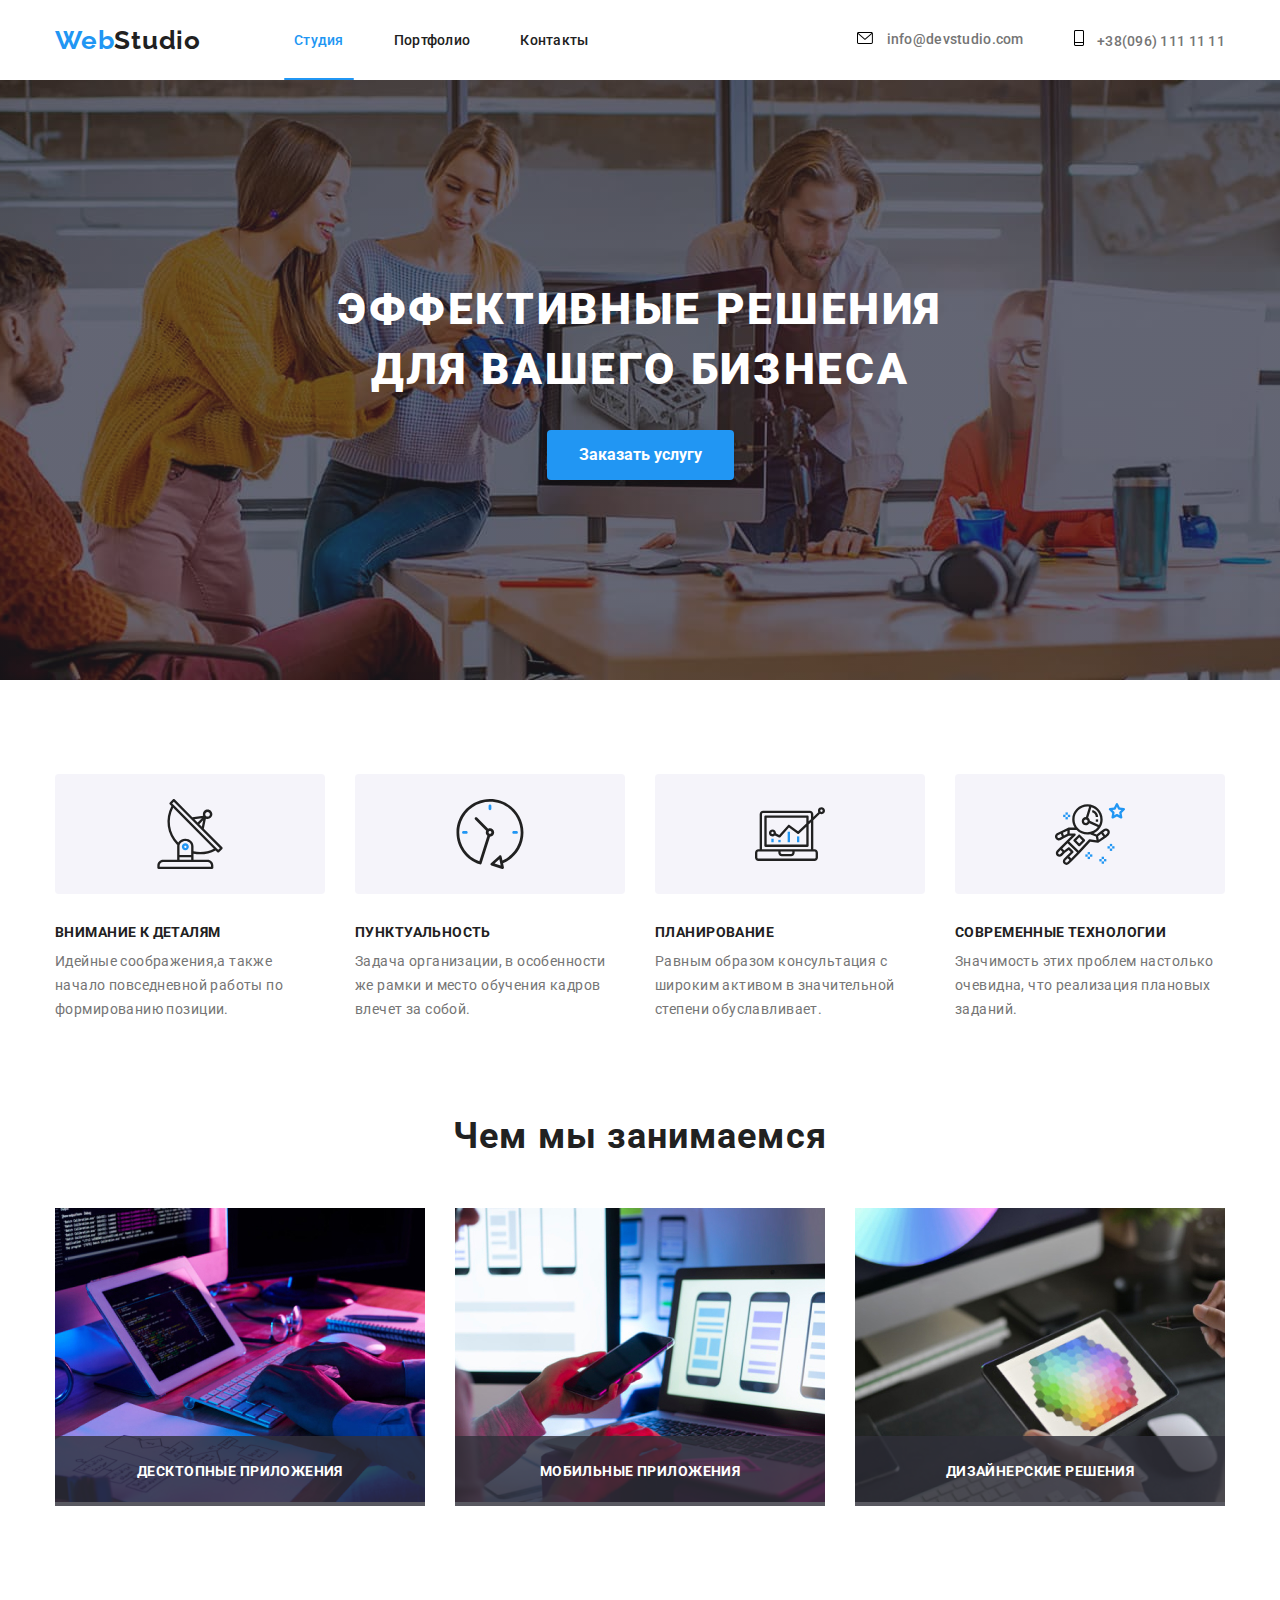
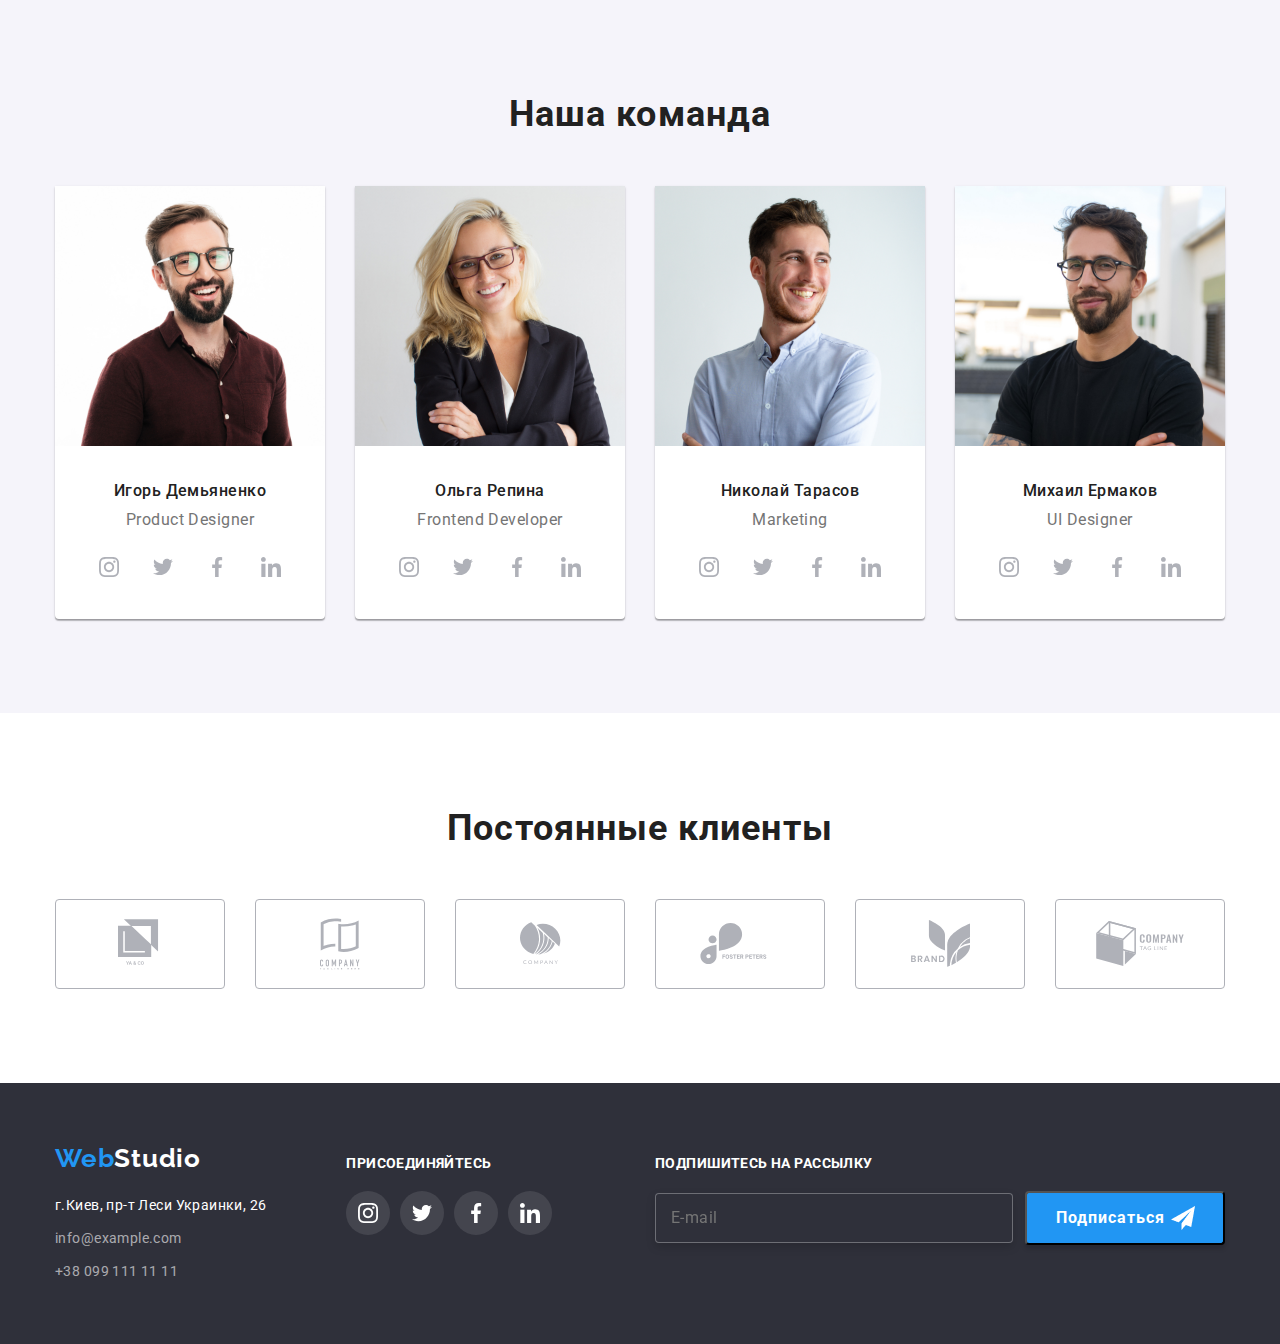
<file: index.html>
<!DOCTYPE html>
<html lang="en">
  <head>
    <meta charset="UTF-8" />
    <meta name="viewport" content="width=device-width, initial-scale=1.0" />
    <title>Goit-hw-06</title>
    <link rel="preconnect" href="https://fonts.gstatic.com" />
    <link
      href="https://fonts.googleapis.com/css2?family=Raleway:wght@700&display=swap"
      rel="stylesheet"
    />
    <link
      href="https://fonts.googleapis.com/css2?family=Roboto:wght@500;700;900&display=swap"
      rel="stylesheet"
    />
    <link
      rel="stylesheet"
      href="https://cdnjs.cloudflare.com/ajax/libs/modern-normalize/1.0.0/modern-normalize.min.css"
    />
    <link rel="stylesheet" href="./css/styles.css" />
  </head>
  <body>
    <header class="page-header">
      <div class="container container-header">
        <nav class="navigation">
          <a href="./index.html" class="logo-link">
            <span class="logo-blue">Web</span
            ><span class="logo-black">Studio</span>
          </a>
          <ul class="menu-list">
            <li class="menu-item">
              <a href="#" class="nav-link action-window">Студия</a>
            </li>
            <li class="menu-item">
              <a href="./portfolio.html" class="nav-link">Портфолио</a>
            </li>
            <li class="menu-item">
              <a href="#adress" class="nav-link">Контакты</a>
            </li>
          </ul>
        </nav>
        <ul class="menu-contacts">
          <li class="menu-contacts-item">
            <a
              href="mailto:info@devstudio.com"
              class="menu-contacts-link email-link"
            >
              <svg class="email-svg">
                <use href="./images/icons/mi.svg#icon-message"></use>
              </svg>
              info@devstudio.com</a
            >
          </li>
          <li class="menu-contacts-item">
            <a href="tel:+380961112222" class="menu-contacts-link">
              <svg class="phone-svg">
                <use href="./images/icons/mi.svg#icon-iphone"></use>
              </svg>
              +38(096) 111 11 11</a
            >
          </li>
        </ul>
      </div>
    </header>
    <main>
      <section class="hero">
        <div class="hero-container container">
          <h1 class="hero-h1">Эффективные решения для вашего бизнеса</h1>
          <button data-modal-open class="hero-button">Заказать услугу</button>
        </div>
      </section>
      <section class="qualities">
        <div class="container">
          <ul class="qualities-list">
            <li class="qualities-item icon-sattelite">
              <h3 class="qualities-title">Внимание к деталям</h3>
              <p class="qualities-text">
                Идейные соображения,а также начало повседневной работы по
                формированию позиции.
              </p>
            </li>
            <li class="qualities-item icon-clock">
              <h3 class="qualities-title">Пунктуальность</h3>
              <p class="qualities-text">
                Задача организации, в особенности же рамки и место обучения
                кадров влечет за собой.
              </p>
            </li>
            <li class="qualities-item icon-computer">
              <h3 class="qualities-title">Планирование</h3>
              <p class="qualities-text">
                Равным образом консультация с широким активом в значительной
                степени обуславливает.
              </p>
            </li>
            <li class="qualities-item icon-astronaut">
              <h3 class="qualities-title">Современные технологии</h3>
              <p class="qualities-text">
                Значимость этих проблем настолько очевидна, что реализация
                плановых заданий.
              </p>
            </li>
          </ul>
        </div>
      </section>
      <section class="our-occupation">
        <div class="container">
          <h2 class="our-occupation-tittle">Чем мы занимаемся</h2>
          <ul class="our-occupation-list">
            <li class="our-occupation-list-item">
              <div class="our-occupation-iteam-container">
                <img
                  src="./images/portfolio1.jpg"
                  alt="Портфолио"
                  width="370"
                  height="294"
                />
                <p class="our-occupation-item-text">Десктопные приложения</p>
              </div>
            </li>
            <li class="our-occupation-list-item">
              <div class="our-occupation-iteam-container">
                <img
                  src="./images/portfolio2.jpg"
                  alt="Портфолио"
                  width="370"
                  height="294"
                />
                <p class="our-occupation-item-text">Мобильные приложения</p>
              </div>
            </li>
            <li class="our-occupation-list-item">
              <div class="our-occupation-iteam-container">
                <img
                  src="./images/portfolio3.jpg"
                  alt="Портфолио"
                  width="370"
                  height="294"
                />
                <p class="our-occupation-item-text">Дизайнерские решения</p>
              </div>
            </li>
          </ul>
        </div>
      </section>
      <section class="our-team">
        <div class="container">
          <h2 class="our-team-title">Наша команда</h2>
          <ul class="our-team-list">
            <li class="our-team-item">
              <img
                src="./images/team1.jpg"
                alt="Фото Игорь Демьяненко"
                width="270"
                height="260"
              />
              <div class="our-team-description-container">
                <h3 class="our-team-list-title">Игорь Демьяненко</h3>
                <p class="our-team-text">Product Designer</p>
                <ul class="our-team-social-list">
                  <li class="our-team-social-item">
                    <a href="" class="our-team-social-link">
                      <svg class="social-list-svg">
                        <use
                          href="./images/icons/symbol-defs2.svg#icon-instagram"
                        ></use>
                      </svg>
                    </a>
                  </li>
                  <li class="our-team-social-item">
                    <a href="" class="our-team-social-link">
                      <svg class="social-list-svg">
                        <use
                          href="./images/icons/symbol-defs2.svg#icon-twitter"
                        ></use>
                      </svg>
                    </a>
                  </li>
                  <li class="our-team-social-item">
                    <a href="" class="our-team-social-link">
                      <svg class="social-list-svg">
                        <use
                          href="./images/icons/symbol-defs2.svg#icon-facebook"
                        ></use>
                      </svg>
                    </a>
                  </li>
                  <li class="our-team-social-item">
                    <a href="" class="our-team-social-link">
                      <svg class="social-list-svg">
                        <use
                          href="./images/icons/symbol-defs2.svg#icon-linkedin"
                        ></use>
                      </svg>
                    </a>
                  </li>
                </ul>
              </div>
            </li>
            <li class="our-team-item">
              <img
                src="./images/team2.jpg"
                alt="Фото Ольга Репина"
                width="270"
                height="260"
              />
              <div class="our-team-description-container">
                <h3 class="our-team-list-title">Ольга Репина</h3>
                <p class="our-team-text">Frontend Developer</p>
                <ul class="our-team-social-list">
                  <li class="our-team-social-item">
                    <a href="" class="our-team-social-link">
                      <svg class="social-list-svg">
                        <use
                          href="./images/icons/symbol-defs2.svg#icon-instagram"
                        ></use>
                      </svg>
                    </a>
                  </li>
                  <li class="our-team-social-item">
                    <a href="" class="our-team-social-link">
                      <svg class="social-list-svg">
                        <use
                          href="./images/icons/symbol-defs2.svg#icon-twitter"
                        ></use>
                      </svg>
                    </a>
                  </li>
                  <li class="our-team-social-item">
                    <a href="" class="our-team-social-link">
                      <svg class="social-list-svg">
                        <use
                          href="./images/icons/symbol-defs2.svg#icon-facebook"
                        ></use>
                      </svg>
                    </a>
                  </li>
                  <li class="our-team-social-item">
                    <a href="" class="our-team-social-link">
                      <svg class="social-list-svg">
                        <use
                          href="./images/icons/symbol-defs2.svg#icon-linkedin"
                        ></use>
                      </svg>
                    </a>
                  </li>
                </ul>
              </div>
            </li>
            <li class="our-team-item">
              <img
                src="./images/team3.jpg"
                alt="Фото Николай Тарасов"
                width="270"
                height="260"
              />
              <div class="our-team-description-container">
                <h3 class="our-team-list-title">Николай Тарасов</h3>
                <p class="our-team-text">Marketing</p>
                <ul class="our-team-social-list">
                  <li class="our-team-social-item">
                    <a href="" class="our-team-social-link">
                      <svg class="social-list-svg">
                        <use
                          href="./images/icons/symbol-defs2.svg#icon-instagram"
                        ></use>
                      </svg>
                    </a>
                  </li>
                  <li class="our-team-social-item">
                    <a href="" class="our-team-social-link">
                      <svg class="social-list-svg">
                        <use
                          href="./images/icons/symbol-defs2.svg#icon-twitter"
                        ></use>
                      </svg>
                    </a>
                  </li>
                  <li class="our-team-social-item">
                    <a href="" class="our-team-social-link">
                      <svg class="social-list-svg">
                        <use
                          href="./images/icons/symbol-defs2.svg#icon-facebook"
                        ></use>
                      </svg>
                    </a>
                  </li>
                  <li class="our-team-social-item">
                    <a href="" class="our-team-social-link">
                      <svg class="social-list-svg">
                        <use
                          href="./images/icons/symbol-defs2.svg#icon-linkedin"
                        ></use>
                      </svg>
                    </a>
                  </li>
                </ul>
              </div>
            </li>
            <li class="our-team-item">
              <img
                src="./images/team4.jpg"
                alt="Фото Михаил Ермаков"
                width="270"
                height="260"
              />
              <div class="our-team-description-container">
                <h3 class="our-team-list-title">Михаил Ермаков</h3>
                <p class="our-team-text">UI Designer</p>
                <ul class="our-team-social-list">
                  <li class="our-team-social-item">
                    <a href="" class="our-team-social-link">
                      <svg class="social-list-svg">
                        <use
                          href="./images/icons/symbol-defs2.svg#icon-instagram"
                        ></use>
                      </svg>
                    </a>
                  </li>
                  <li class="our-team-social-item">
                    <a href="" class="our-team-social-link">
                      <svg class="social-list-svg">
                        <use
                          href="./images/icons/symbol-defs2.svg#icon-twitter"
                        ></use>
                      </svg>
                    </a>
                  </li>
                  <li class="our-team-social-item">
                    <a href="" class="our-team-social-link">
                      <svg class="social-list-svg">
                        <use
                          href="./images/icons/symbol-defs2.svg#icon-facebook"
                        ></use>
                      </svg>
                    </a>
                  </li>
                  <li class="our-team-social-item">
                    <a href="" class="our-team-social-link">
                      <svg class="social-list-svg">
                        <use
                          href="./images/icons/symbol-defs2.svg#icon-linkedin"
                        ></use>
                      </svg>
                    </a>
                  </li>
                </ul>
              </div>
            </li>
          </ul>
        </div>
      </section>
      <section class="customers">
        <div class="container">
          <h2 class="customers-title">Постоянные клиенты</h2>
          <ul class="customers-list">
            <div class="customers-item-container">
              <li class="customers-item">
                <a href="" class="customers-svg-link">
                  <svg class="customers-svg-yaco">
                    <use
                      href="./images/icons/symbol-customers.svg#icon-customers-1"
                    ></use>
                  </svg>
                </a>
              </li>
            </div>
            <div class="customers-item-container">
              <li class="customers-item">
                <a href="" class="customers-svg-link">
                  <svg class="customers-svg-tagline">
                    <use
                      href="./images/icons/symbol-customers.svg#icon-customers-2"
                    ></use>
                  </svg>
                </a>
              </li>
            </div>
            <div class="customers-item-container">
              <li class="customers-item">
                <a href="" class="customers-svg-link">
                  <svg class="customers-svg-company">
                    <use
                      href="./images/icons/symbol-customers.svg#icon-customers-3"
                    ></use>
                  </svg>
                </a>
              </li>
            </div>
            <div class="customers-item-container">
              <li class="customers-item">
                <a href="" class="customers-svg-link">
                  <svg class="customers-svg-foster">
                    <use
                      href="./images/icons/symbol-customers.svg#icon-customers-4"
                    ></use>
                  </svg>
                </a>
              </li>
            </div>
            <div class="customers-item-container">
              <li class="customers-item">
                <a href="" class="customers-svg-link">
                  <svg class="customers-svg-brand">
                    <use
                      href="./images/icons/symbol-customers.svg#icon-customers-5"
                    ></use>
                  </svg>
                </a>
              </li>
            </div>
            <div class="customers-item-container">
              <li class="customers-item">
                <a href="" class="customers-svg-link">
                  <svg class="customers-svg-companytagline">
                    <use
                      href="./images/icons/symbol-customers.svg#icon-customers-6"
                    ></use>
                  </svg>
                </a>
              </li>
            </div>
          </ul>
        </div>
      </section>
    </main>
    <footer class="footer">
      <div class="container footer-container">
        <div class="footer-contacts-container">
          <div class="footer-logo-container">
            <a href="./index.html" id="adress" class="footer-logo-link">
              <span class="logo-blue">Web</span
              ><span class="logo-white">Studio</span></a
            >
          </div>
          <ul class="footer-list">
            <li class="footer-item">
              <address class="adress">г.Киев, пр-т Леси Украинки, 26</address>
            </li>
            <li class="footer-item">
              <a href="mailto:louglescom@gmail.com" class="footer-link"
                >info@example.com</a
              >
            </li>
            <li class="footer-item">
              <a href="tel:+380935014329" class="footer-link"
                >+38 099 111 11 11</a
              >
            </li>
          </ul>
        </div>
        <div class="footer-social-container">
          <p class="footer-social-title">Присоединяйтесь</p>
          <ul class="footer-social-list">
            <li class="footer-social-item footer-instagram">
              <a href=""> </a>
            </li>
            <li class="footer-social-item footer-twitter">
              <a href=""> </a>
            </li>
            <li class="footer-social-item footer-facebook">
              <a href=""> </a>
            </li>
            <li class="footer-social-item footer-linked-in">
              <a href=""> </a>
            </li>
          </ul>
        </div>
        <div class="footer-mail-container">
          <p class="footer-social-title">Подпишитесь на рассылку</p>
          <div class="footer-input-btn">
            <input
              class="footer-email-input"
              type="email"
              name="mail"
              id="footer-mail"
              placeholder="E-mail"
            />
            <button type="button" class="footer-btn">Подписаться</button>
          </div>
        </div>
      </div>
    </footer>
    <div class="backdrop is-hidden" data-modal>
      <div class="modal modal-container">
        <h1 class="modal-title">Оставьте свои данные, мы вам перезвоним</h1>
        <form class="modal-form">
          <ul class="modal-form-list">
            <li class="modal-form-item">
              <label class="modal-form-label" for="name">Имя</label>
              <div class="svg-input-container">
                <input class="modal-input" type="text" name="name" id="name" />
                <svg class="modal-name-svg">
                  <use href="./images/icons/mi.svg#icon-name"></use>
                </svg>
              </div>
            </li>
            <li class="modal-form-item">
              <label class="modal-form-label" for="tel">Телефон</label>
              <div class="svg-input-container">
                <input class="modal-input" type="tel" name="tel" id="tel" />
                <svg class="modal-name-svg">
                  <use href="./images/icons/mi.svg#icon-modal-phone"></use>
                </svg>
              </div>
            </li>
            <li class="modal-form-item">
              <label class="modal-form-label" for="mail">Почта</label>
              <div class="svg-input-container">
                <input class="modal-input" type="email" name="mail" id="mail" />
                <svg class="modal-name-svg">
                  <use href="./images/icons/mi.svg#icon-modal-mail"></use>
                </svg>
              </div>
            </li>
            <li class="modal-form-item">
              <label class="modal-form-label" for="comment">Комментарий</label>
              <textarea
                class="modal-area"
                placeholder="Введите текст"
                name="comment"
                id="comment"
                rows="8"
              ></textarea>
            </li>
            <div class="policy-container">
              <input
                class="agree-checkbox"
                type="checkbox"
                name="rules"
                id="rules"
              />
              <label class="agree-label" for="rules"
                >Соглашаюсь с рассылкой и принимаю
                <a href="" class="agree-span">Условия договора</a></label
              >
            </div>
          </ul>
          <button class="modal-sbm-btn" type="submit">Отправить</button>
        </form>
        <button data-modal-close class="modal-close-btn">
          <svg class="modal-close-svg">
            <use href="./images/icons/mi.svg#icon-close-btn"></use>
          </svg>
        </button>
      </div>
    </div>
    <script src="./js/modal.js"></script>
  </body>
</html>
</file>
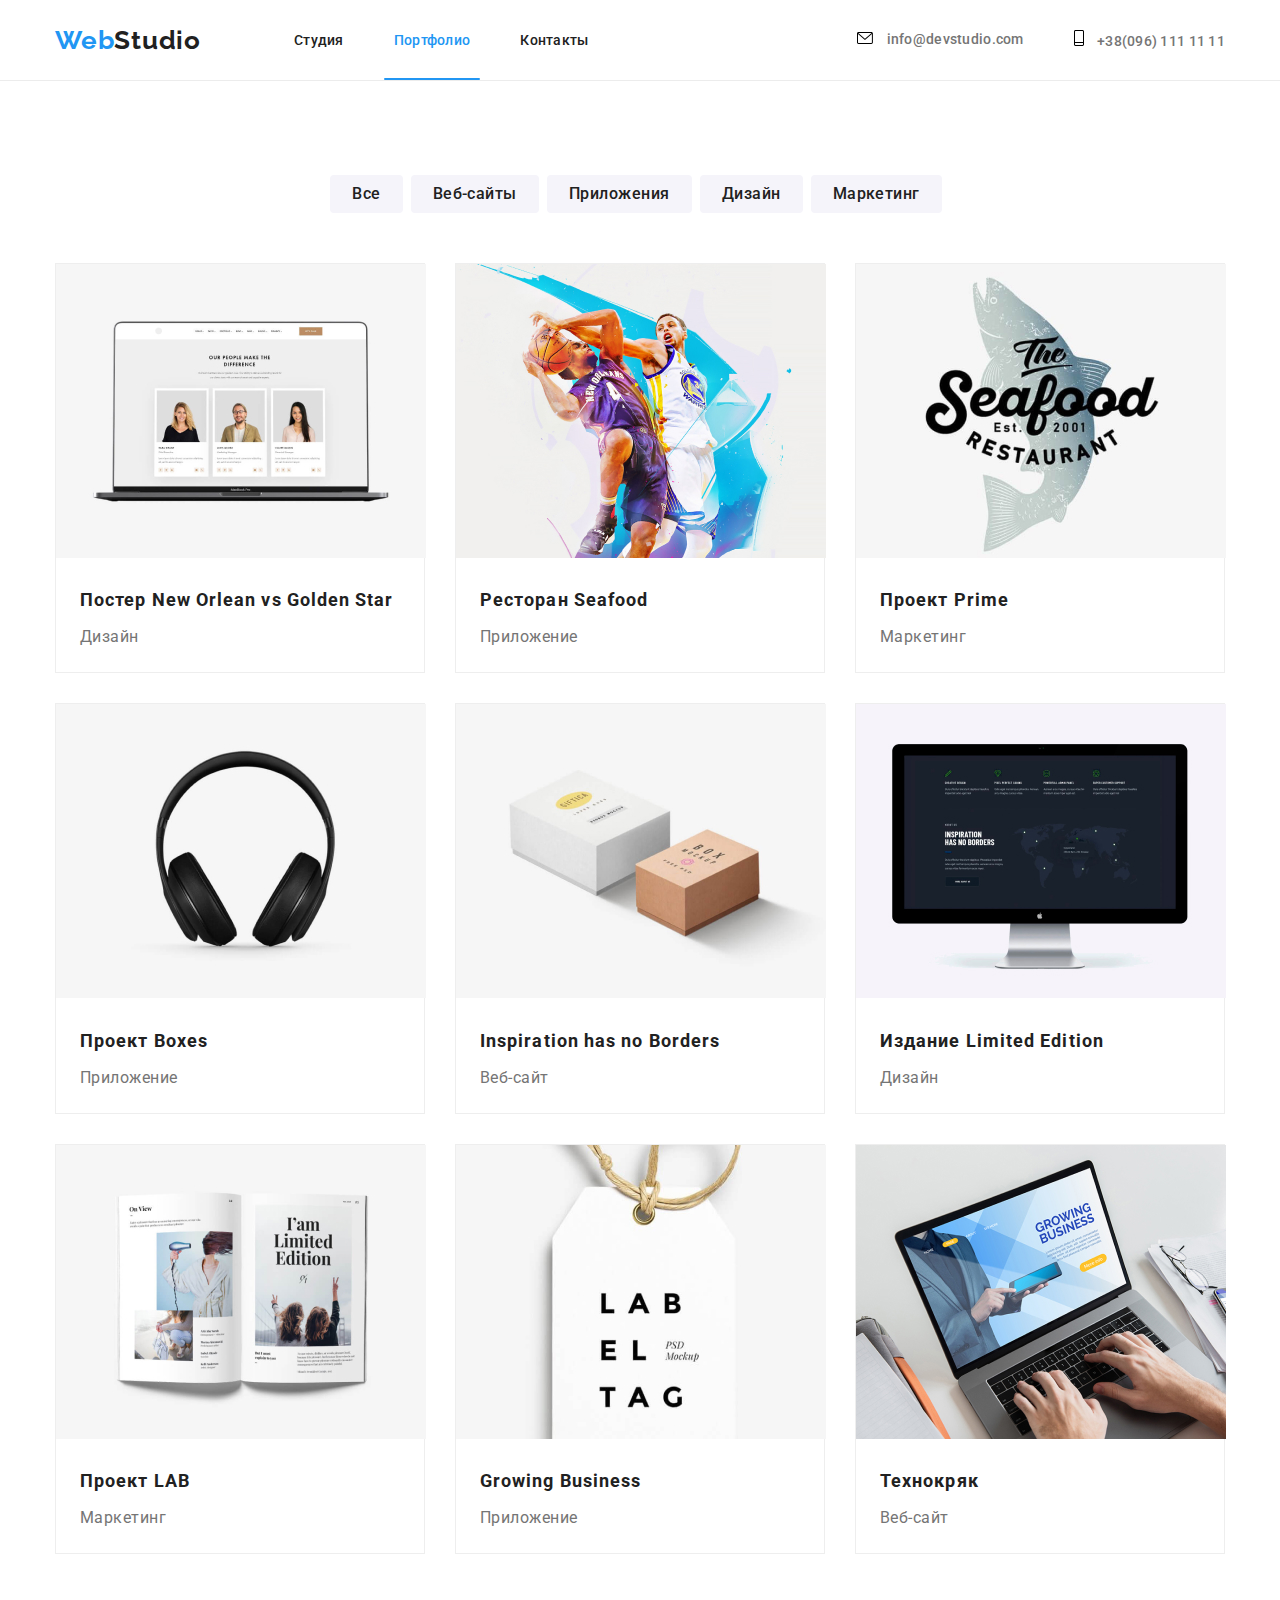
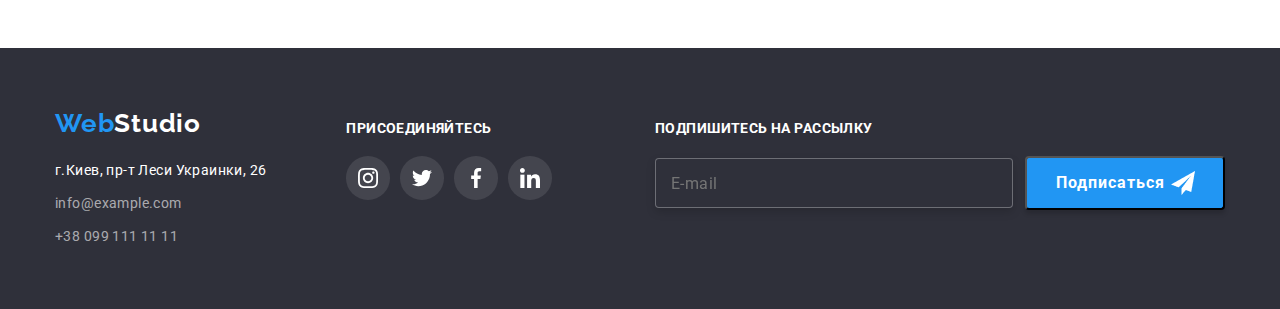
<file: portfolio.html>
<!DOCTYPE html>
<html lang="en">
  <head>
    <meta charset="UTF-8" />
    <meta name="viewport" content="width=device-width, initial-scale=1.0" />
    <title>Goit-hw-06</title>
    <link rel="preconnect" href="https://fonts.gstatic.com" />
    <link
      href="https://fonts.googleapis.com/css2?family=Raleway:wght@700&display=swap"
      rel="stylesheet"
    />
    <link
      href="https://fonts.googleapis.com/css2?family=Roboto:wght@500;700;900&display=swap"
      rel="stylesheet"
    />
    <link
      rel="stylesheet"
      href="https://cdnjs.cloudflare.com/ajax/libs/modern-normalize/1.0.0/modern-normalize.min.css"
    />
    <link rel="stylesheet" href="./css/styles.css" />
  </head>
  <body>
    <header class="portfolio-header">
      <div class="container container-header">
        <nav class="navigation">
          <a href="./index.html" class="logo-link">
            <span class="logo-blue">Web</span
            ><span class="logo-black">Studio</span>
          </a>
          <ul class="menu-list">
            <li class="menu-item">
              <a href="./index.html" class="nav-link">Студия</a>
            </li>
            <li class="menu-item">
              <a href="./portfolio.html" class="nav-link action-window"
                >Портфолио</a
              >
            </li>
            <li class="menu-item">
              <a href="#adress" class="nav-link">Контакты</a>
            </li>
          </ul>
        </nav>
        <ul class="menu-contacts">
          <li class="menu-contacts-item">
            <a
              href="mailto:info@devstudio.com"
              class="menu-contacts-link email-link"
            >
              <svg class="email-svg">
                <use href="./images/icons/mi.svg#icon-message"></use>
              </svg>
              info@devstudio.com</a
            >
          </li>
          <li class="menu-contacts-item">
            <a href="tel:+380961112222" class="menu-contacts-link">
              <svg class="phone-svg">
                <use href="./images/icons/mi.svg#icon-iphone"></use>
              </svg>
              +38(096) 111 11 11</a
            >
          </li>
        </ul>
      </div>
    </header>
    <main>
      <section class="portfolio">
        <div class="container portfolio-head">
          <!-- <h2 class="portfolio-title">Навигация Портфолио</h2> -->
          <ul class="portfolio-btn-list">
            <li class="portfolio-btn-item">
              <button type="button" class="portfolio-btn">Все</button>
            </li>
            <li class="portfolio-btn-item">
              <button type="button" class="portfolio-btn">Веб-сайты</button>
            </li>
            <li class="portfolio-btn-item">
              <button type="button" class="portfolio-btn">Приложения</button>
            </li>
            <li class="portfolio-btn-item">
              <button type="button" class="portfolio-btn">Дизайн</button>
            </li>
            <li class="portfolio-btn-item">
              <button type="button" class="portfolio-btn">Маркетинг</button>
            </li>
          </ul>
          <ul class="portfolio-img-list">
            <li class="portfolio-img-item">
              <article class="portfolio-card">
                <div class="card-thumb">
                  <img
                    src="./images/portfolio/1.jpg"
                    alt="Технокряк"
                    width="370"
                    height="294"
                  />
                  <p class="portofolio-hidden-text">
                    Технокряк это современная площадка распространения
                    коронавируса. Компании используют эту платформу для
                    цифрового шпионажа и атак на защищённые сервера конкурентов.
                  </p>
                </div>
                <div class="portfolio-img-container">
                  <h3 class="portfolio-img-title">
                    Постер New Orlean vs Golden Star
                  </h3>
                  <p class="portfolio-text">Дизайн</p>
                </div>
              </article>
            </li>
            <li class="portfolio-img-item">
              <article class="portfolio-card">
                <div class="card-thumb">
                  <img
                    src="./images/portfolio/2.jpg"
                    alt="Технокряк"
                    width="370"
                    height="294"
                  />
                  <p class="portofolio-hidden-text">
                    Технокряк это современная площадка распространения
                    коронавируса. Компании используют эту платформу для
                    цифрового шпионажа и атак на защищённые сервера конкурентов.
                  </p>
                </div>
                <div class="portfolio-img-container">
                  <h3 class="portfolio-img-title">Ресторан Seafood</h3>
                  <p class="portfolio-text">Приложение</p>
                </div>
              </article>
            </li>
            <li class="portfolio-img-item">
              <article class="portfolio-card">
                <div class="card-thumb">
                  <img
                    src="./images/portfolio/3.jpg"
                    alt="Технокряк"
                    width="370"
                    height="294"
                  />
                  <p class="portofolio-hidden-text">
                    Технокряк это современная площадка распространения
                    коронавируса. Компании используют эту платформу для
                    цифрового шпионажа и атак на защищённые сервера конкурентов.
                  </p>
                </div>
                <div class="portfolio-img-container">
                  <h3 class="portfolio-img-title">Проект Prime</h3>
                  <p class="portfolio-text">Маркетинг</p>
                </div>
              </article>
            </li>
            <li class="portfolio-img-item">
              <article class="portfolio-card">
                <div class="card-thumb">
                  <img
                    src="./images/portfolio/4.jpg"
                    alt="Технокряк"
                    width="370"
                    height="294"
                  />
                  <p class="portofolio-hidden-text">
                    Технокряк это современная площадка распространения
                    коронавируса. Компании используют эту платформу для
                    цифрового шпионажа и атак на защищённые сервера конкурентов.
                  </p>
                </div>
                <div class="portfolio-img-container">
                  <h3 class="portfolio-img-title">Проект Boxes</h3>
                  <p class="portfolio-text">Приложение</p>
                </div>
              </article>
            </li>
            <li class="portfolio-img-item">
              <article class="portfolio-card">
                <div class="card-thumb">
                  <img
                    src="./images/portfolio/5.jpg"
                    alt="Технокряк"
                    width="370"
                    height="294"
                  />
                  <p class="portofolio-hidden-text">
                    Технокряк это современная площадка распространения
                    коронавируса. Компании используют эту платформу для
                    цифрового шпионажа и атак на защищённые сервера конкурентов.
                  </p>
                </div>
                <div class="portfolio-img-container">
                  <h3 class="portfolio-img-title">
                    Inspiration has no Borders
                  </h3>
                  <p class="portfolio-text">Веб-сайт</p>
                </div>
              </article>
            </li>
            <li class="portfolio-img-item">
              <article class="portfolio-card">
                <div class="card-thumb">
                  <img
                    src="./images/portfolio/6.jpg"
                    alt="Технокряк"
                    width="370"
                    height="294"
                  />
                  <p class="portofolio-hidden-text">
                    Технокряк это современная площадка распространения
                    коронавируса. Компании используют эту платформу для
                    цифрового шпионажа и атак на защищённые сервера конкурентов.
                  </p>
                </div>
                <div class="portfolio-img-container">
                  <h3 class="portfolio-img-title">Издание Limited Edition</h3>
                  <p class="portfolio-text">Дизайн</p>
                </div>
              </article>
            </li>
            <li class="portfolio-img-item">
              <article class="portfolio-card">
                <div class="card-thumb">
                  <img
                    src="./images/portfolio/7.jpg"
                    alt="Технокряк"
                    width="370"
                    height="294"
                  />
                  <p class="portofolio-hidden-text">
                    Технокряк это современная площадка распространения
                    коронавируса. Компании используют эту платформу для
                    цифрового шпионажа и атак на защищённые сервера конкурентов.
                  </p>
                </div>
                <div class="portfolio-img-container">
                  <h3 class="portfolio-img-title">Проект LAB</h3>
                  <p class="portfolio-text">Маркетинг</p>
                </div>
              </article>
            </li>
            <li class="portfolio-img-item">
              <article class="portfolio-card">
                <div class="card-thumb">
                  <img
                    src="./images/portfolio/8.jpg"
                    alt="Технокряк"
                    width="370"
                    height="294"
                  />
                  <p class="portofolio-hidden-text">
                    Технокряк это современная площадка распространения
                    коронавируса. Компании используют эту платформу для
                    цифрового шпионажа и атак на защищённые сервера конкурентов.
                  </p>
                </div>
                <div class="portfolio-img-container">
                  <h3 class="portfolio-img-title">Growing Business</h3>
                  <p class="portfolio-text">Приложение</p>
                </div>
              </article>
            </li>
            <li class="portfolio-img-item">
              <article class="portfolio-card">
                <div class="card-thumb">
                  <img
                    src="./images/portfolio/9.jpg"
                    alt="Технокряк"
                    width="370"
                    height="294"
                  />
                  <p class="portofolio-hidden-text">
                    Технокряк это современная площадка распространения
                    коронавируса. Компании используют эту платформу для
                    цифрового шпионажа и атак на защищённые сервера конкурентов.
                  </p>
                </div>
                <div class="portfolio-img-container">
                  <h3 class="portfolio-img-title">Технокряк</h3>
                  <p class="portfolio-text">Веб-сайт</p>
                </div>
              </article>
            </li>
          </ul>
        </div>
      </section>
    </main>
    <footer class="footer">
      <div class="container footer-container">
        <div class="footer-contacts-container">
          <div class="footer-logo-container">
            <a href="./portfolio.html" id="adress" class="footer-logo-link">
              <span class="logo-blue">Web</span
              ><span class="logo-white">Studio</span></a
            >
          </div>
          <ul class="footer-list">
            <li class="footer-item">
              <address class="adress">г.Киев, пр-т Леси Украинки, 26</address>
            </li>
            <li class="footer-item">
              <a href="mailto:louglescom@gmail.com" class="footer-link"
                >info@example.com</a
              >
            </li>
            <li class="footer-item">
              <a href="tel:+380935014329" class="footer-link"
                >+38 099 111 11 11</a
              >
            </li>
          </ul>
        </div>
        <div class="footer-social-container">
          <p class="footer-social-title">Присоединяйтесь</p>
          <ul class="footer-social-list">
            <li class="footer-social-item footer-instagram">
              <a href=""> </a>
            </li>
            <li class="footer-social-item footer-twitter">
              <a href=""> </a>
            </li>
            <li class="footer-social-item footer-facebook">
              <a href=""> </a>
            </li>
            <li class="footer-social-item footer-linked-in">
              <a href=""> </a>
            </li>
          </ul>
        </div>
        <div class="footer-mail-container">
          <p class="footer-social-title">Подпишитесь на рассылку</p>
          <div class="footer-input-btn">
            <input
              class="footer-email-input"
              type="email"
              name="mail"
              id="footer-mail"
              placeholder="E-mail"
            />
            <button type="button" class="footer-btn">Подписаться</button>
          </div>
        </div>
      </div>
    </footer>
  </body>
</html>
</file>
<file: css/styles.css>
/*======================================Глобальные переменные======================================*/

a {
  text-decoration: none;
  color: #212121;
}
:root {
  --text-header: #212121;
  --text-p: #757575;
  --text-white: #ffffff;
  --text-blue: #2196f3;
  --background-dark: #2f303a;
  --background-grey: #f5f4fa;
}

h1,
h2,
h3,
h4,
h5,
h6,
body,
ul,
li,
p {
  padding: 0;
  margin: 0;
  list-style: none;
  border: none;
}

/*======================================Логотип======================================*/
.container {
  width: 1200px;
  padding-left: 15px;
  padding-right: 15px;
  margin: 0 auto;
}
.container-header {
  display: flex;
  align-items: center;
  justify-content: space-between;
  height: 80px;
}
.portfolio-header {
  border-bottom: 1px solid #ececec;
}
.navigation {
  display: flex;
  align-items: center;
}
.logo-blue {
  font-family: "Raleway";
  font-style: normal;
  font-weight: 700;
  font-size: 26px;
  line-height: 1.192;
  letter-spacing: 0.03em;
  color: var(--text-blue);
}
.logo-black {
  font-family: "Raleway";
  font-style: normal;
  font-weight: 700;
  font-size: 26px;
  line-height: 1.192;
  letter-spacing: 0.03em;
  color: var(--text-header);
}
.logo-white {
  font-family: "Raleway";
  font-style: normal;
  font-weight: 700;
  font-size: 26px;
  line-height: 1.192;
  letter-spacing: 0.03em;
  color: var(--text-white);
}

/*======================================Навигация======================================*/
.menu-list {
  margin-left: 83px;
  display: flex;
}
.menu-list > .menu-item:not(:last-child) {
  margin-right: 30px;
}
.nav-link {
  display: block;
  padding: 10px;
  text-decoration: none;
}
.nav-link::after {
  display: inline-block;
  content: "";
  width: 100%;
  height: 2px;
  background: var(--text-blue);
  border-radius: 2px;
  position: absolute;
  left: 0;
  bottom: 0;
  transform: scaleX(0);
  transition: 250ms cubic-bezier(0.4, 0, 0.2, 1);
}
.action-window::before {
  display: inline-block;
  content: "";
  width: 100%;
  height: 2px;
  background: var(--text-blue);
  border-radius: 2px;
  position: absolute;
  left: 0;
  bottom: 0;
  transform: scaleX(1);
  transition: 250ms cubic-bezier(0.4, 0, 0.2, 1);
}
.action-window {
  color: var(--text-blue);
}
.nav-link:hover::after,
.nav-link:focus:after {
  transform: scaleX(1);
}
.menu-item {
  padding-top: 22px;
  padding-bottom: 22px;
  position: relative;
}
.nav-link:hover,
.nav-link:focus {
  color: var(--text-blue);
}
.email-link {
  margin-right: 50px;
}
.email-svg {
  width: 16px;
  height: 12px;
  margin-right: 10px;
  transition: 250ms cubic-bezier(0.4, 0, 0.2, 1);
}
.phone-svg {
  width: 10px;
  height: 16px;
  margin-right: 10px;
  transition: 250ms cubic-bezier(0.4, 0, 0.2, 1);
}
.menu-contacts-link:hover {
  color: var(--text-blue);
}
.menu-contacts-link:hover .phone-svg {
  fill: var(--text-blue);
}
.menu-contacts-link:hover .email-svg {
  fill: var(--text-blue);
}
.nav-link {
  font-family: "Roboto";
  font-style: normal;
  font-weight: 500;
  font-size: 14px;
  line-height: 1.142;
  letter-spacing: 0.02em;
}

.menu-contacts-link {
  font-family: "Roboto";
  font-style: normal;
  font-weight: 500;
  font-size: 14px;
  line-height: 1.142;
  letter-spacing: 0.02em;
  color: var(--text-p);
  transition: 250ms cubic-bezier(0.4, 0, 0.2, 1);
}
.menu-contacts {
  display: flex;
}
/*======================================HERO section======================================*/

.hero {
  background-image: linear-gradient(
      rgba(47, 48, 58, 0.4),
      rgba(47, 48, 58, 0.4)
    ),
    url("../images/background/hero.jpg");
  background-size: cover;
  background-repeat: no-repeat;
  background-position: center;
  /* background-color: #2f303a; */
  padding-bottom: 200px;
  padding-top: 200px;
}
.hero-h1 {
  font-family: "Roboto";
  font-weight: 900;
  font-size: 44px;
  line-height: 1.363;
  text-align: center;
  letter-spacing: 0.06em;
  text-transform: uppercase;
  color: var(--text-white);
  width: 696px;
  margin: 0 auto 30px;
}
.hero-button {
  font-family: "Roboto";
  font-style: normal;
  font-weight: bold;
  font-size: 16px;
  line-height: 1.875;
  background: var(--text-blue);
  box-shadow: 0px 4px 4px rgba(0, 0, 0, 0.15);
  border-radius: 4px;
  color: var(--text-white);
  padding: 10px 32px;
  display: block;
  margin: 0 auto;
  border: none;
  cursor: pointer;
}

/*======================================Качества======================================*/
.qualities {
  padding-top: 94px;
}
.qualities-item {
  width: 270px;
}
.qualities-item::before {
  display: block;
  content: "";
  height: 120px;
  background-repeat: no-repeat;
  background-position: center;
  background-color: var(--background-grey);
  margin-bottom: 30px;
  border-radius: 4px;
}
.icon-sattelite::before {
  background-image: url("../images/icons/qualities-1.svg");
}
.icon-clock::before {
  background-image: url("../images/icons/qualities-2.svg");
}
.icon-computer::before {
  background-image: url("../images/icons/qualities-3.svg");
}
.icon-astronaut::before {
  background-image: url("../images/icons/qualities-4.svg");
}
.qualities-item:not(:last-child) {
  margin-right: 30px;
}
.qualities-list {
  display: flex;
  align-items: center;
}
.qualities-title {
  font-family: "Roboto";
  font-style: normal;
  font-weight: bold;
  font-size: 14px;
  line-height: 1.142;
  letter-spacing: 0.03em;
  text-transform: uppercase;
  color: var(--text-header);
  margin-bottom: 10px;
}
.qualities p {
  font-family: "Roboto";
  font-style: normal;
  font-weight: normal;
  font-size: 14px;
  line-height: 1.714;
  letter-spacing: 0.03em;
  color: var(--text-p);
}

/*======================================Чем мы занимаемся======================================*/
.our-occupation {
  padding-bottom: 94px;
  padding-top: 94px;
}
.our-occupation-list {
  display: flex;
  align-items: center;
}
.our-occupation-tittle {
  font-family: "Roboto";
  font-style: normal;
  font-weight: bold;
  font-size: 36px;
  line-height: 1.166;
  text-align: center;
  letter-spacing: 0.03em;

  color: var(--text-header);
  padding-bottom: 50px;
}
.our-occupation-list-item:not(:last-child) {
  margin-right: 30px;
}
.our-occupation-iteam-container {
  position: relative;
}
.our-occupation-item-text {
  position: absolute;
  font-family: "Roboto";
  font-style: normal;
  font-weight: bold;
  font-size: 14px;
  line-height: 16px;
  text-align: center;
  letter-spacing: 0.03em;
  text-transform: uppercase;
  bottom: 0;
  left: 0;
  width: 100%;
  height: 70px;
  padding-top: 27px;
  background-color: rgba(47, 48, 58, 0.8);
  color: #ffffff;
}
/*======================================Наша команда======================================*/
.our-team {
  padding-bottom: 94px;
  padding-top: 94px;
  background-color: var(--background-grey);
}
.our-team-list {
  display: flex;
}
.our-team-item:not(:last-child) {
  margin-right: 30px;
}
.our-team-item {
  background-color: var(--text-white);
  box-shadow: 0px 1px 3px rgba(0, 0, 0, 0.12), 0px 1px 1px rgba(0, 0, 0, 0.14),
    0px 2px 1px rgba(0, 0, 0, 0.2);
  border-radius: 0px 0px 4px 4px;
}
.our-team-title {
  font-family: "Roboto";
  font-style: normal;
  font-weight: bold;
  font-size: 36px;
  line-height: 1.166;
  text-align: center;
  letter-spacing: 0.03em;
  color: var(--text-header);
  margin-bottom: 50px;
}
.our-team-list-title {
  font-family: "Roboto";
  font-style: normal;
  font-weight: 500;
  font-size: 16px;
  line-height: 1.187;
  text-align: center;
  letter-spacing: 0.03em;
  color: var(--text-header);
  /* margin: 30px 59px 10px 60px; */
}
.our-team-text {
  font-family: "Roboto";
  font-style: normal;
  font-weight: normal;
  font-size: 16px;
  line-height: 1.187;
  text-align: center;
  letter-spacing: 0.03em;
  color: var(--text-p);
  margin-bottom: 16px;
  margin-top: 10px;
}
.our-team-social-list {
  display: flex;
  justify-content: space-between;
  padding: 0 32px;
}
.our-team-description-container {
  padding-top: 30px;
  padding-bottom: 30px;
}
.our-team-social-item {
  cursor: pointer;
}
.our-team-social-link {
  display: flex;
  align-items: center;
  justify-content: center;
  width: 44px;
  height: 44px;
  border-radius: 50%;
  transition: 250ms cubic-bezier(0.4, 0, 0.2, 1);
}
.our-team-social-link:hover {
  background-color: var(--text-blue);
}
.our-team-social-link:hover .social-list-svg {
  fill: white;
}
.social-list-svg {
  width: 20px;
  height: 20px;
  fill: #afb1b8;
}
/* ======================================Постоянные клиенты====================================== */
.customers {
  padding-top: 94px;
  padding-bottom: 94px;
}
.customers-title {
  font-family: "Roboto";
  font-style: normal;
  font-weight: bold;
  font-size: 36px;
  line-height: 42px;
  text-align: center;
  letter-spacing: 0.03em;
  color: var(--text-header);
  margin-bottom: 50px;
}
.customers-svg-link {
  display: flex;
  align-items: center;
  justify-content: center;
  width: 100%;
  height: 100%;
  fill: #afb1b8;
}
.customers-list {
  display: flex;
  justify-content: center;
}
.customers-item {
  width: 170px;
  height: 90px;
  cursor: pointer;
  border-radius: 4px;
  border: 1px solid #afb1b8;
  transition: 250ms cubic-bezier(0.4, 0, 0.2, 1);
}
.customers-item-container:hover li {
  border: 1px solid var(--text-blue);
  box-sizing: border-box;
  border-radius: 4px;
}
.customers-item-container:hover svg {
  fill: var(--text-blue);
}
.customers-item-container:not(:last-child) {
  margin-right: 30px;
}
.customers-svg-yaco {
  width: 44.27px;
  height: 49.23px;
  transition: 250ms cubic-bezier(0.4, 0, 0.2, 1);
}
.customers-svg-tagline {
  width: 40px;
  height: 52px;
  transition: 250ms cubic-bezier(0.4, 0, 0.2, 1);
}
.customers-svg-company {
  width: 41px;
  height: 42.6px;
  transition: 250ms cubic-bezier(0.4, 0, 0.2, 1);
}
.customers-svg-foster {
  width: 79.66px;
  height: 42.02px;
  transition: 250ms cubic-bezier(0.4, 0, 0.2, 1);
}
.customers-svg-brand {
  width: 59px;
  height: 47px;
  transition: 250ms cubic-bezier(0.4, 0, 0.2, 1);
}
.customers-svg-companytagline {
  width: 88.48px;
  height: 45.44px;
  transition: 250ms cubic-bezier(0.4, 0, 0.2, 1);
}
/*======================================Футер======================================*/
.footer-container {
  display: flex;
  justify-content: space-between;
}
.footer {
  background-color: var(--background-dark);
  padding-bottom: 60px;
  padding-top: 60px;
}
.footer-logo-container {
  margin-bottom: 20px;
}
.footer-logo-link:hover {
  color: var(--text-blue);
}
.footer address {
  font-family: "Roboto";
  font-style: normal;
  font-weight: normal;
  font-size: 14px;
  line-height: 1.714;
  letter-spacing: 0.03em;
  color: var(--text-white);
}
.footer-item:not(:last-child) {
  margin-bottom: 9px;
}
.footer-link {
  font-family: "Roboto";
  font-style: normal;
  font-weight: normal;
  font-size: 14px;
  line-height: 1.714;
  letter-spacing: 0.03em;
  color: rgba(255, 255, 255, 0.6);
}
.footer-social-container {
  padding-left: 70px;
  padding-top: 12px;
}
.footer-social-list {
  display: flex;
  margin-top: 20px;
}
.footer-social-item:not(:last-child) {
  margin-right: 10px;
}
.footer-social-item:hover {
  background-color: var(--text-blue);
}
.footer-social-title {
  font-family: "Roboto";
  font-style: normal;
  font-weight: bold;
  font-size: 14px;
  line-height: 16px;
  letter-spacing: 0.03em;
  text-transform: uppercase;
  color: var(--text-white);
}
.footer-social-item {
  height: 44px;
  width: 44px;
  background-color: rgba(255, 255, 255, 0.1);
  background-repeat: no-repeat;
  border-radius: 50%;
  background-position: center;
  cursor: pointer;
  transition: 250ms cubic-bezier(0.4, 0, 0.2, 1);
}
.footer-instagram {
  background-image: url("../images/icons/footer-1.svg");
}
.footer-twitter {
  background-image: url("../images/icons/footer-2.svg");
}
.footer-facebook {
  background-image: url("../images/icons/footer-3.svg");
}
.footer-linked-in {
  background-image: url("../images/icons/footer-4.svg");
}
.footer-mail-container {
  padding-left: 93px;
  padding-top: 12px;
}
.footer-email-input {
  font-family: "Roboto";
  font-style: normal;
  font-weight: normal;
  font-size: 16px;
  line-height: 20px;
  /* identical to box height, or 125% */

  display: flex;
  align-items: center;
  letter-spacing: 0.03em;

  color: rgba(255, 255, 255, 0.6);

  border: 1px solid rgba(255, 255, 255, 0.3);
  box-sizing: border-box;
  filter: drop-shadow(0px 4px 4px rgba(0, 0, 0, 0.15));
  border-radius: 4px;
  margin-top: 20px;
  width: 358px;
  height: 50px;
  padding: 16px 15px;
  margin-right: 12px;
  background: #2f303a;
}
.footer-input-btn {
  display: flex;
  align-items: center;
}
.footer-btn {
  font-family: "Roboto";
  font-style: normal;
  font-weight: bold;
  font-size: 16px;
  line-height: 1.875;
  /* identical to box height, or 187% */

  display: flex;
  align-items: center;
  text-align: center;
  letter-spacing: 0.06em;

  width: 200px;
  color: var(--text-white);
  background: var(--text-blue);
  box-shadow: 0px 4px 4px rgba(0, 0, 0, 0.15);
  border-radius: 4px;
  padding: 10px 62px 10px 29px;
  margin-top: 20px;
  background-image: url("../images/plane.png");
  background-repeat: no-repeat;
  background-position: center right 28px;
  cursor: pointer;
}
/*======================================Modal======================================*/
.backdrop {
  position: fixed;
  top: 0;
  left: 0;
  width: 100%;
  height: 100%;
  background-color: rgba(0, 0, 0, 0.2);
}
.is-hidden {
  opacity: 0;
  pointer-events: none;
}
.modal {
  position: absolute;
  top: 50%;
  left: 50%;
  transform: translate(-50%, -50%);
  min-width: 528px;
  min-height: 581px;
  padding: 40px;
  background-color: #ffffff;
  box-shadow: 0px 1px 3px rgba(0, 0, 0, 0.12), 0px 1px 1px rgba(0, 0, 0, 0.14),
    0px 2px 1px rgba(0, 0, 0, 0.2);
  border-radius: 4px;
}
.modal-close-btn {
  position: absolute;
  top: 8px;
  right: 8px;
  width: 30px;
  height: 30px;
  border-radius: 50%;

  display: flex;
  align-items: center;
  justify-content: center;
  cursor: pointer;
  background-color: var(--text-white);
  border: 1px solid rgba(0, 0, 0, 0.1);
}
.modal-close-svg {
  width: 11px;
  height: 11px;
  transition: 250ms cubic-bezier(0.4, 0, 0.2, 1);
}
.modal-close-btn:hover .modal-close-svg {
  fill: var(--text-blue);
}
.modal-name-svg {
  width: 12px;
  height: 12px;
  position: absolute;
  top: 50%;
  left: 15px;
  transform: translateY(-50%);
  outline: none;
  transition: 250ms cubic-bezier(0.4, 0, 0.2, 1);
}
.svg-input-container {
  position: relative;
}
.modal-title {
  font-family: "Roboto";
  font-style: normal;
  font-weight: bold;
  font-size: 20px;
  line-height: 1.15;
  text-align: center;
  letter-spacing: 0.03em;
  color: #212121;
  margin-bottom: 2px;
}
.modal-form {
  width: 448px;
  margin-left: auto;
  margin-right: auto;
}
.modal-form-item {
  display: flex;
  flex-direction: column;
}
.modal-form-label {
  font-family: "Roboto";
  font-style: normal;
  font-weight: normal;
  font-size: 12px;
  line-height: 1.166;
  letter-spacing: 0.01em;
  color: #757575;
  margin-bottom: 4px;
  margin-top: 10px;
}
.modal-input {
  height: 40px;
  width: 100%;
  border-radius: 4px;
  border: 1px solid rgba(33, 33, 33, 0.2);
  padding-left: 42px;
  outline: none;
  transition: 250ms cubic-bezier(0.4, 0, 0.2, 1);
}
.modal-area {
  border: 1px solid rgba(33, 33, 33, 0.2);
  border-radius: 4px;
  width: 100%;
  height: 120px;
  resize: none;
  padding: 12px 16px;

  margin-bottom: 25px;
  font-family: "Roboto";
  font-style: normal;
  font-weight: normal;
  font-size: 12px;
  line-height: 1.166;
  letter-spacing: 0.01em;

  color: rgba(117, 117, 117, 0.5);
}
.agree-checkbox {
  -webkit-appearance: none;
  -moz-appearance: none;
  appearance: none;
  position: absolute;
}
.policy-container {
  position: relative;
}
.agree-label::before {
  content: "";
  display: inline-block;
  width: 20px;
  height: 20px;
  background-image: url("../images/checkbox.png");
  background-repeat: no-repeat;
  margin-right: 9px;
  position: absolute;
  top: 4px;
  left: 0;
}
.agree-label {
  font-family: "Roboto";
  font-style: normal;
  font-weight: normal;
  font-size: 14px;
  line-height: 1.714;
  letter-spacing: 0.03em;
  color: #757575;
  margin-left: 25px;
}
.agree-checkbox:checked ~ .agree-label::before {
  background-image: url("../images/choise.png");
}
.agree-span {
  color: var(--text-blue);
  text-decoration: underline;
}
.modal-sbm-btn {
  font-family: "Roboto";
  font-style: normal;
  font-weight: bold;
  font-size: 16px;
  line-height: 1.875;
  display: flex;
  align-items: center;
  text-align: center;
  letter-spacing: 0.06em;

  color: #ffffff;

  padding: 10px 55px 10px 56px;
  background: var(--text-blue);
  box-shadow: 0px 4px 4px rgba(0, 0, 0, 0.15);
  border-radius: 4px;
  cursor: pointer;
  margin: 0 auto;
  margin-top: 30px;
}
.modal-input:focus,
.modal-input:hover {
  border: 1px solid #2196f3;
}
.modal-input:focus ~ .modal-name-svg,
.modal-input:hover ~ .modal-name-svg {
  fill: var(--text-blue);
}
.modal-area {
  outline: none;
}
.modal-area:focus {
  border: 1px solid #2196f3;
}
/*======================================Портфолио======================================*/

.portfolio {
  padding-top: 94px;
  padding-bottom: 94px;
}
.page-portfolio {
  border: 1px solid #ececec;
}
.portfolio-btn-list {
  display: flex;
  justify-content: center;
}
.portfolio-btn-item {
  margin-right: 8px;
  margin-bottom: 50px;
}
.portfolio-btn {
  font-family: "Roboto";
  font-style: normal;
  font-weight: 500;
  font-size: 16px;
  line-height: 1.625;
  text-align: center;
  letter-spacing: 0.03em;
  color: var(--text-header);
  background: var(--background-grey);
  border-radius: 4px;
  margin: 0 auto;
  border: none;
  padding: 6px 22px;
  transition: 250ms cubic-bezier(0.4, 0, 0.2, 1);
}
.portfolio-btn:hover,
.portfolio-btn:focus {
  background: var(--text-blue);
  color: var(--text-white);
  box-shadow: 0px 3px 1px rgba(0, 0, 0, 0.1), 0px 1px 2px rgba(0, 0, 0, 0.08),
    0px 2px 2px rgba(0, 0, 0, 0.12);
  border-radius: 4px;
}
.portfolio-img-list {
  display: flex;
  flex-wrap: wrap;
}
.portfolio-img-item {
  width: 370px;
  border: 1px solid #eeeeee;
  background-color: var(--text-white);
}
.portfolio-img-item:before .portfolio-link::before {
  opacity: 1;
}
.portfolio-img-item:not(:nth-last-child(-n + 3)) {
  margin-bottom: 30px;
}
.portfolio-img-item:not(:nth-child(3n)) {
  margin-right: 30px;
}
.portfolio-img-container {
  padding: 20px 24px 20px 24px;
}
.portfolio-img-title {
  font-family: "Roboto";
  font-weight: bold;
  font-size: 18px;
  line-height: 2;
  letter-spacing: 0.06em;
  color: var(--text-header);
}
.portfolio-text {
  font-family: "Roboto";
  font-size: 16px;
  line-height: 1.875;
  letter-spacing: 0.03em;
  color: var(--text-p);
  margin-top: 4px;
}
/* ///////////////////////////////////////// */
.portfolio-card {
  width: 370px;
}
.card-thumb {
  position: relative;
  overflow: hidden;
}
.card-thumb::before {
  display: inline-block;
  content: "";

  position: absolute;
  top: 0;
  left: 0;
  width: 100%;
  height: 100%;
  background-color: rgba(33, 150, 243, 0.9);
  opacity: 0;

  transform: translateY(100%);
  transition: 250ms cubic-bezier(0.4, 0, 0.2, 1);
}
.portfolio-img-item:hover {
  box-shadow: 0px 1px 1px rgba(0, 0, 0, 0.12), 0px 4px 4px rgba(0, 0, 0, 0.06),
    1px 4px 6px rgba(0, 0, 0, 0.16);
}
.portofolio-hidden-text {
  font-family: "Roboto";
  font-style: normal;
  font-weight: normal;
  font-size: 18px;
  line-height: 1.555;
  letter-spacing: 0.03em;
  width: 322px;
  position: absolute;
  right: 24px;
  bottom: 63px;
  color: #ffffff;
  opacity: 0;
  transform: translateY(150%);
  transition: 250ms cubic-bezier(0.4, 0, 0.2, 1);
}
.portfolio-card:hover .card-thumb::before {
  opacity: 1;
  cursor: pointer;
  transform: translateY(0);
}
.portfolio-card:hover .portofolio-hidden-text {
  opacity: 1;
  cursor: pointer;
  transform: translateY(0);
}
</file>
